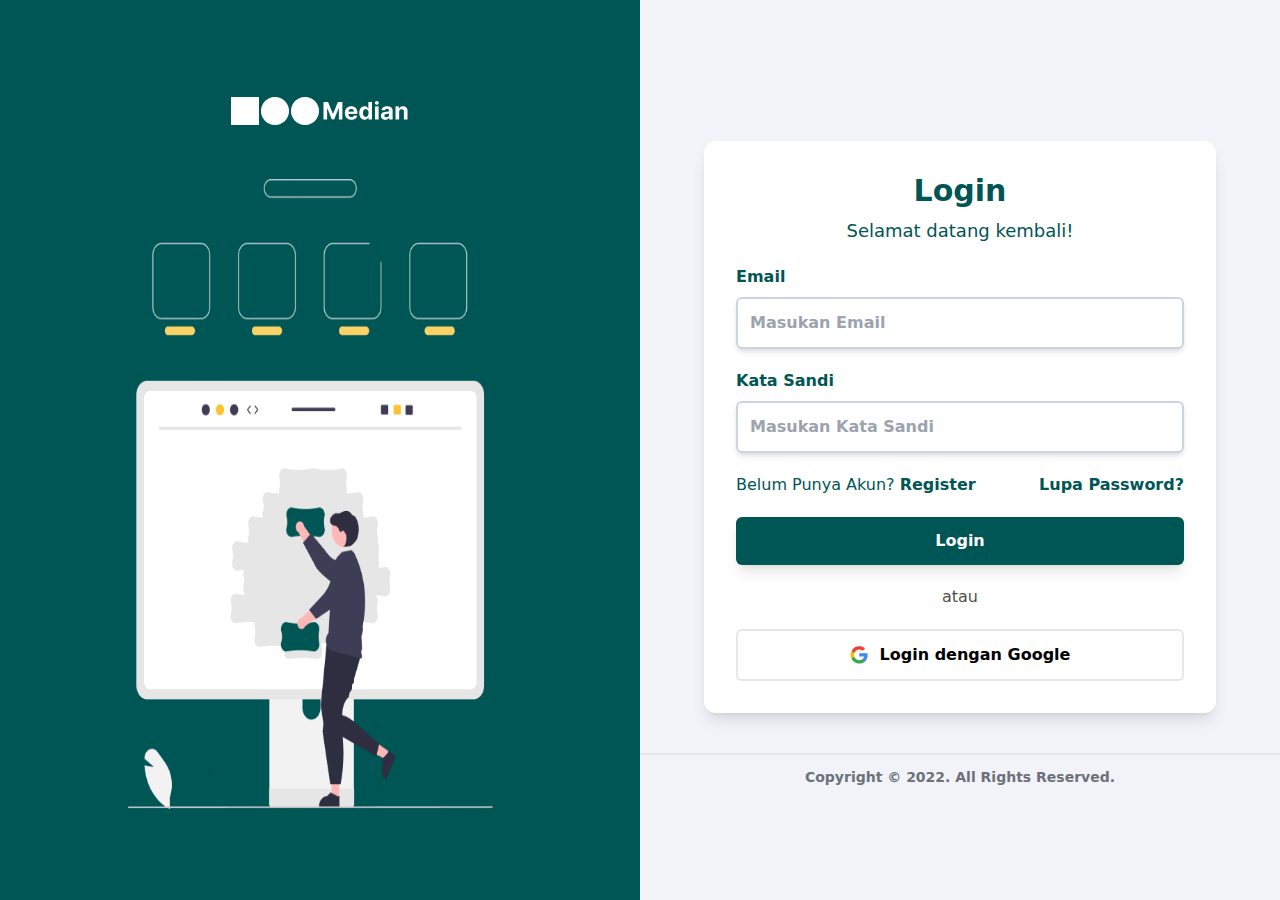
<file: src/login.html>
<!DOCTYPE html>
<html>

<head>
  <meta charset="UTF-8" />
  <meta name="viewport" content="width=device-width, initial-scale=1.0" />
  <link href="/public/output.css" rel="stylesheet" />
  <link rel="stylesheet" href="https://cdnjs.cloudflare.com/ajax/libs/font-awesome/6.4.0/css/all.min.css" integrity="sha512-iecdLmaskl7CVkqkXNQ/ZH/XLlvWZOJyj7Yy7tcenmpD1ypASozpmT/E0iPtmFIB46ZmdtAc9eNBvH0H/ZpiBw==" crossorigin="anonymous" referrerpolicy="no-referrer" />
</head>

<body class="bg-[#F1F3F9]">
  <main>
    <div class="container flex max-w-full  items-center">

      <!-- ! ILUSTRATION -->
      <div
        class="ilustration bg-[#005555] h-screen w-[50%] laptop:flex items-center justify-center flex-col space-y-12 mobile:hidden ">
        <img src="../public/assets/Logo.png" alt="Logo" />
        <img src="../public/assets/Illustration.png" class="w-[60%] h-[70%]" alt="Illustration" />
      </div>

      <!-- ! FORM INPUT GROUP -->
      <div
        class="mobile:w-full form-login h-screen laptop:w-[50%] flex flex-col justify-center items-center space-y-10">

        <!-- ! ILUSTRATION MOBILE MODE -->
        <div class="logo laptop:hidden">
          <img src="../public/assets/Logo-Mobile.png" class="w-56" alt="Logo" />
        </div>

        <!-- ! FORM INPUT -->
        <form action="/home" class="rounded-xl p-8 shadow-lg bg-white w-[80%]">
          <div class="header-form">
            <h2 class="font-bold text-3xl text-center mb-2 text-[#005555]">Login</h2>
            <p class="text-center text-lg text-[#005555]">Selamat datang kembali!</p>
          </div>


          <div class="input-group my-5">
            <div class="email-input-wrap flex flex-col gap-2 font-semibold mb-5">
              <label for="email" class="text-[#005555]">Email</label>
              <input type="email" id="email" placeholder="Masukan Email" name="email"
                class="rounded-md p-3 border-2 border-slate-300 shadow-md" />
            </div>
            <div class="password-input-wrap flex flex-col gap-2 font-semibold relative">
              <label for="password" class="text-[#005555]">Kata Sandi</label>
                <input type="password" id="password" placeholder="Masukan Kata Sandi" name="password"
                  class="rounded-md p-3 border-2 border-slate-300 shadow-md  cursor-pointer " aria-label="Password field with toggle visibility"/>
                  <i class="toggle-password-visibility fas fa-eye absolute right-6 top-12 text-lg" aria-hidden="true"></i>
            </div>
          </div>

          <div class="questions-for-user flex justify-between mb-5">
            <p class=" text-md text-[#005555]">Belum Punya Akun? <a href=#"
                class="no-underline text-[#005555] font-semibold hover:font-bold transition-all  ease-in-out duration-300">Register</a>
            </p>
            <a href=#"
              class="no-underline text-[#005555] text-md font-semibold hover:font-bold transition-all  ease-in-out duration-300">Lupa
              Password?</a>
          </div>

          <div class="btn">
            <button type="submit"
              class="bg-[#005555] p-3 w-full rounded-md font-semibold text-white shadow-lg hover:bg-[#1c3b3b] transition-all ease-in-out duration-300">Login</button>
          </div>
          <span class="block my-5 text-center opacity-70">atau</span>
          <div class="btn">
            <button type="button"
              class="p-3 w-full rounded-md font-semibold text-black border-2 hover:bg-[#5c606043] transition-all ease-in-out duration-300 flex justify-center items-center gap-3"><img
                src="/public/assets/Vector.png" class="" alt=""> Login dengan Google</button>
          </div>
        </form>

        <div class="footer sticky bottom-0 w-full">
          <footer class="border-t-2 p-3">
            <p class="text-center text-sm font-semibold text-[#6C717A]">Copyright © 2022. All Rights Reserved.</p>
          </footer>
        </div>
      </div>
    </div>
  </main>
  
</body>
</html>
</file>
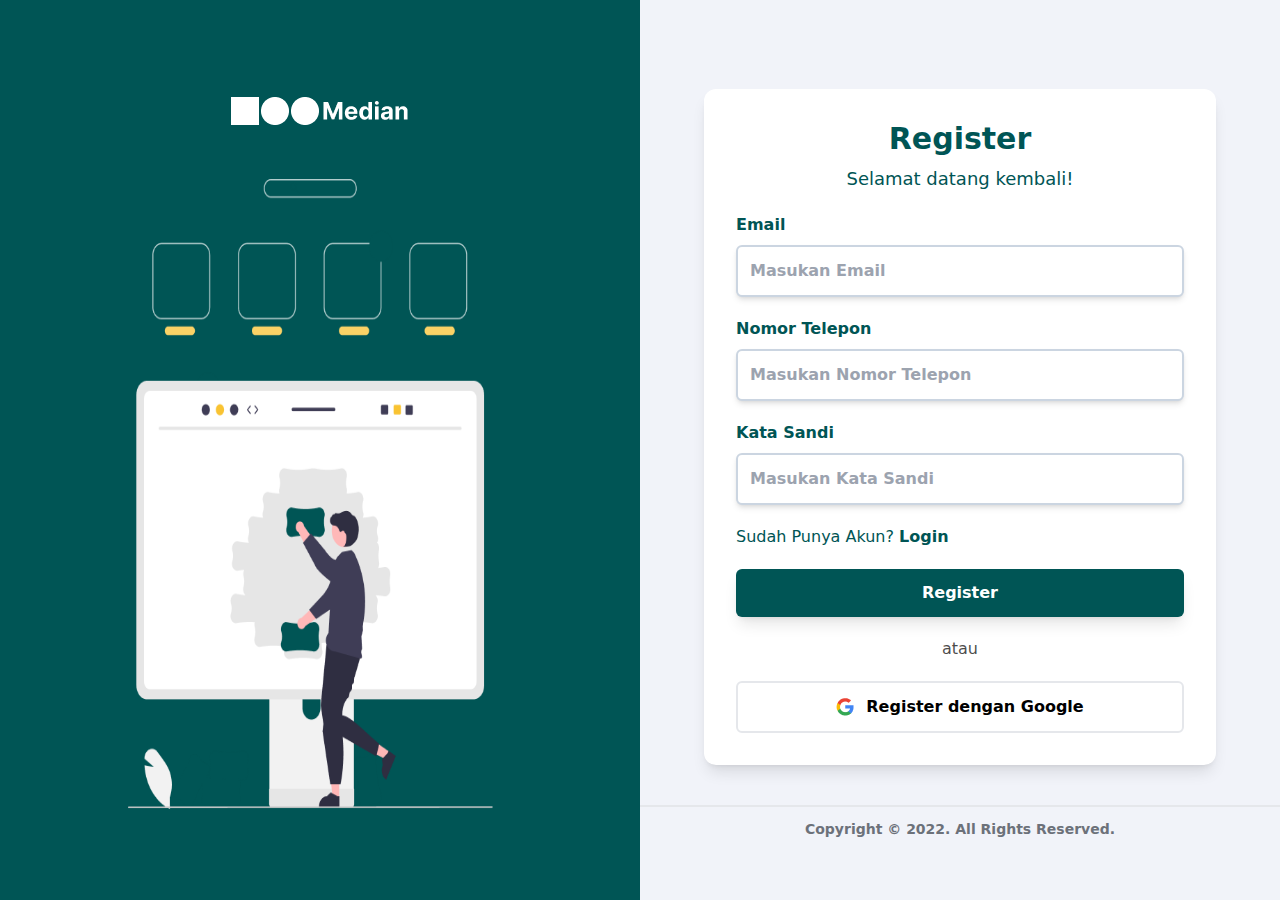
<file: src/register.html>
<!DOCTYPE html>
<html>

<head>
  <meta charset="UTF-8" />
  <meta name="viewport" content="width=device-width, initial-scale=1.0" />
  <link href="/public/output.css" rel="stylesheet" />
  <link rel="stylesheet" href="https://cdnjs.cloudflare.com/ajax/libs/font-awesome/6.4.0/css/all.min.css" integrity="sha512-iecdLmaskl7CVkqkXNQ/ZH/XLlvWZOJyj7Yy7tcenmpD1ypASozpmT/E0iPtmFIB46ZmdtAc9eNBvH0H/ZpiBw==" crossorigin="anonymous" referrerpolicy="no-referrer" />
  <title>Register Page</title>
</head>

<body class="bg-[#F1F3F9] laptop:overflow-y-hidden overflow-y-scroll">
  <main>
    <div class="container flex max-w-full items-center">

      <!-- ! ILUSTRATION -->
      <div
        class="ilustration bg-[#005555] h-screen w-[50%] laptop:flex items-center justify-center flex-col space-y-12 mobile:hidden ">
        <img src="../public/assets/Logo.png" alt="Logo" />
        <img src="../public/assets/Illustration.png" class="w-[60%] h-[70%]" alt="Illustration" />
      </div>

      <!-- ! FORM INPUT GROUP -->
      <div
        class="mobile:w-full form-login h-screen laptop:w-[50%] flex flex-col justify-center items-center space-y-10">

        <!-- ! ILUSTRATION MOBILE MODE -->
        <div class="logo laptop:hidden">
          <img src="../public/assets/Logo-Mobile.png" class="w-56" alt="Logo" />
        </div>

        <!-- ! FORM INPUT -->
        <form action="/home" class="rounded-xl p-8 shadow-lg bg-white w-[80%]">
          <div class="header-form">
            <h2 class="font-bold text-3xl text-center mb-2 text-[#005555]">Register</h2>
            <p class="text-center text-lg text-[#005555]">Selamat datang kembali!</p>
          </div>


          <div class="input-group my-5 space-y-5">
            <div class="email-input-wrap flex flex-col gap-2 font-semibold">
              <label for="email" class="text-[#005555]">Email</label>
              <input type="email" id="email" placeholder="Masukan Email" name="email"
                class="rounded-md p-3 border-2 border-slate-300 shadow-md" />
            </div>
            <div class="telp-input-wrap flex flex-col gap-2 font-semibold relative">
              <label for="telp" class="text-[#005555]">Nomor Telepon</label>
                <input type="number" id="telp" placeholder="Masukan Nomor Telepon" name="telp"
                  class="rounded-md p-3 border-2 border-slate-300 shadow-md" aria-label="Telp field with toggle visibility"/>
            </div>
            <div class="password-input-wrap flex flex-col gap-2 font-semibold relative">
              <label for="password" class="text-[#005555]">Kata Sandi</label>
                <input type="password" id="password" placeholder="Masukan Kata Sandi" name="password"
                  class="rounded-md p-3 border-2 border-slate-300 shadow-md" aria-label="Password field with toggle visibility"/>
                  <i class="toggle-password-visibility fas fa-eye absolute right-6 top-12 text-lg cursor-pointer rounded-full" aria-hidden="true"></i>
            </div>
          </div>

          <div class="questions-for-user flex justify-between mb-5">
            <p class=" text-md text-[#005555]">Sudah Punya Akun? <a href="login.html"
                class="no-underline text-[#005555] font-semibold hover:font-bold transition-all  ease-in-out duration-300">Login</a>
            </p>
          </div>

          <div class="btn">
            <button type="submit"
              class="bg-[#005555] p-3 w-full rounded-md font-semibold text-white shadow-lg hover:bg-[#1c3b3b] transition-all ease-in-out duration-300">Register</button>
          </div>
          <span class="block my-5 text-center opacity-70">atau</span>
          <div class="btn">
            <button type="button"
              class="p-3 w-full rounded-md font-semibold text-black border-2 hover:bg-[#5c606043] transition-all ease-in-out duration-300 flex justify-center items-center gap-3"><img
                src="/public/assets/Vector.png" class="" alt=""> Register dengan Google</button>
          </div>
        </form>

        <div class="footer w-full ">
          <footer class="border-t-2 p-3 sticky bottom-0">
            <p class="text-center text-sm font-semibold text-[#6C717A]">Copyright © 2022. All Rights Reserved.</p>
          </footer>
        </div>
      </div>
    </div>
  </main>
  
</body>
</html>
</file>
<file: public/output.css>
/*
! tailwindcss v3.4.0 | MIT License | https://tailwindcss.com
*/

/*
1. Prevent padding and border from affecting element width. (https://github.com/mozdevs/cssremedy/issues/4)
2. Allow adding a border to an element by just adding a border-width. (https://github.com/tailwindcss/tailwindcss/pull/116)
*/

*,
::before,
::after {
  box-sizing: border-box;
  /* 1 */
  border-width: 0;
  /* 2 */
  border-style: solid;
  /* 2 */
  border-color: #e5e7eb;
  /* 2 */
}

::before,
::after {
  --tw-content: '';
}

/*
1. Use a consistent sensible line-height in all browsers.
2. Prevent adjustments of font size after orientation changes in iOS.
3. Use a more readable tab size.
4. Use the user's configured `sans` font-family by default.
5. Use the user's configured `sans` font-feature-settings by default.
6. Use the user's configured `sans` font-variation-settings by default.
7. Disable tap highlights on iOS
*/

html,
:host {
  line-height: 1.5;
  /* 1 */
  -webkit-text-size-adjust: 100%;
  /* 2 */
  -moz-tab-size: 4;
  /* 3 */
  -o-tab-size: 4;
     tab-size: 4;
  /* 3 */
  font-family: ui-sans-serif, system-ui, sans-serif, "Apple Color Emoji", "Segoe UI Emoji", "Segoe UI Symbol", "Noto Color Emoji";
  /* 4 */
  font-feature-settings: normal;
  /* 5 */
  font-variation-settings: normal;
  /* 6 */
  -webkit-tap-highlight-color: transparent;
  /* 7 */
}

/*
1. Remove the margin in all browsers.
2. Inherit line-height from `html` so users can set them as a class directly on the `html` element.
*/

body {
  margin: 0;
  /* 1 */
  line-height: inherit;
  /* 2 */
}

/*
1. Add the correct height in Firefox.
2. Correct the inheritance of border color in Firefox. (https://bugzilla.mozilla.org/show_bug.cgi?id=190655)
3. Ensure horizontal rules are visible by default.
*/

hr {
  height: 0;
  /* 1 */
  color: inherit;
  /* 2 */
  border-top-width: 1px;
  /* 3 */
}

/*
Add the correct text decoration in Chrome, Edge, and Safari.
*/

abbr:where([title]) {
  -webkit-text-decoration: underline dotted;
          text-decoration: underline dotted;
}

/*
Remove the default font size and weight for headings.
*/

h1,
h2,
h3,
h4,
h5,
h6 {
  font-size: inherit;
  font-weight: inherit;
}

/*
Reset links to optimize for opt-in styling instead of opt-out.
*/

a {
  color: inherit;
  text-decoration: inherit;
}

/*
Add the correct font weight in Edge and Safari.
*/

b,
strong {
  font-weight: bolder;
}

/*
1. Use the user's configured `mono` font-family by default.
2. Use the user's configured `mono` font-feature-settings by default.
3. Use the user's configured `mono` font-variation-settings by default.
4. Correct the odd `em` font sizing in all browsers.
*/

code,
kbd,
samp,
pre {
  font-family: ui-monospace, SFMono-Regular, Menlo, Monaco, Consolas, "Liberation Mono", "Courier New", monospace;
  /* 1 */
  font-feature-settings: normal;
  /* 2 */
  font-variation-settings: normal;
  /* 3 */
  font-size: 1em;
  /* 4 */
}

/*
Add the correct font size in all browsers.
*/

small {
  font-size: 80%;
}

/*
Prevent `sub` and `sup` elements from affecting the line height in all browsers.
*/

sub,
sup {
  font-size: 75%;
  line-height: 0;
  position: relative;
  vertical-align: baseline;
}

sub {
  bottom: -0.25em;
}

sup {
  top: -0.5em;
}

/*
1. Remove text indentation from table contents in Chrome and Safari. (https://bugs.chromium.org/p/chromium/issues/detail?id=999088, https://bugs.webkit.org/show_bug.cgi?id=201297)
2. Correct table border color inheritance in all Chrome and Safari. (https://bugs.chromium.org/p/chromium/issues/detail?id=935729, https://bugs.webkit.org/show_bug.cgi?id=195016)
3. Remove gaps between table borders by default.
*/

table {
  text-indent: 0;
  /* 1 */
  border-color: inherit;
  /* 2 */
  border-collapse: collapse;
  /* 3 */
}

/*
1. Change the font styles in all browsers.
2. Remove the margin in Firefox and Safari.
3. Remove default padding in all browsers.
*/

button,
input,
optgroup,
select,
textarea {
  font-family: inherit;
  /* 1 */
  font-feature-settings: inherit;
  /* 1 */
  font-variation-settings: inherit;
  /* 1 */
  font-size: 100%;
  /* 1 */
  font-weight: inherit;
  /* 1 */
  line-height: inherit;
  /* 1 */
  color: inherit;
  /* 1 */
  margin: 0;
  /* 2 */
  padding: 0;
  /* 3 */
}

/*
Remove the inheritance of text transform in Edge and Firefox.
*/

button,
select {
  text-transform: none;
}

/*
1. Correct the inability to style clickable types in iOS and Safari.
2. Remove default button styles.
*/

button,
[type='button'],
[type='reset'],
[type='submit'] {
  -webkit-appearance: button;
  /* 1 */
  background-color: transparent;
  /* 2 */
  background-image: none;
  /* 2 */
}

/*
Use the modern Firefox focus style for all focusable elements.
*/

:-moz-focusring {
  outline: auto;
}

/*
Remove the additional `:invalid` styles in Firefox. (https://github.com/mozilla/gecko-dev/blob/2f9eacd9d3d995c937b4251a5557d95d494c9be1/layout/style/res/forms.css#L728-L737)
*/

:-moz-ui-invalid {
  box-shadow: none;
}

/*
Add the correct vertical alignment in Chrome and Firefox.
*/

progress {
  vertical-align: baseline;
}

/*
Correct the cursor style of increment and decrement buttons in Safari.
*/

::-webkit-inner-spin-button,
::-webkit-outer-spin-button {
  height: auto;
}

/*
1. Correct the odd appearance in Chrome and Safari.
2. Correct the outline style in Safari.
*/

[type='search'] {
  -webkit-appearance: textfield;
  /* 1 */
  outline-offset: -2px;
  /* 2 */
}

/*
Remove the inner padding in Chrome and Safari on macOS.
*/

::-webkit-search-decoration {
  -webkit-appearance: none;
}

/*
1. Correct the inability to style clickable types in iOS and Safari.
2. Change font properties to `inherit` in Safari.
*/

::-webkit-file-upload-button {
  -webkit-appearance: button;
  /* 1 */
  font: inherit;
  /* 2 */
}

/*
Add the correct display in Chrome and Safari.
*/

summary {
  display: list-item;
}

/*
Removes the default spacing and border for appropriate elements.
*/

blockquote,
dl,
dd,
h1,
h2,
h3,
h4,
h5,
h6,
hr,
figure,
p,
pre {
  margin: 0;
}

fieldset {
  margin: 0;
  padding: 0;
}

legend {
  padding: 0;
}

ol,
ul,
menu {
  list-style: none;
  margin: 0;
  padding: 0;
}

/*
Reset default styling for dialogs.
*/

dialog {
  padding: 0;
}

/*
Prevent resizing textareas horizontally by default.
*/

textarea {
  resize: vertical;
}

/*
1. Reset the default placeholder opacity in Firefox. (https://github.com/tailwindlabs/tailwindcss/issues/3300)
2. Set the default placeholder color to the user's configured gray 400 color.
*/

input::-moz-placeholder, textarea::-moz-placeholder {
  opacity: 1;
  /* 1 */
  color: #9ca3af;
  /* 2 */
}

input::placeholder,
textarea::placeholder {
  opacity: 1;
  /* 1 */
  color: #9ca3af;
  /* 2 */
}

/*
Set the default cursor for buttons.
*/

button,
[role="button"] {
  cursor: pointer;
}

/*
Make sure disabled buttons don't get the pointer cursor.
*/

:disabled {
  cursor: default;
}

/*
1. Make replaced elements `display: block` by default. (https://github.com/mozdevs/cssremedy/issues/14)
2. Add `vertical-align: middle` to align replaced elements more sensibly by default. (https://github.com/jensimmons/cssremedy/issues/14#issuecomment-634934210)
   This can trigger a poorly considered lint error in some tools but is included by design.
*/

img,
svg,
video,
canvas,
audio,
iframe,
embed,
object {
  display: block;
  /* 1 */
  vertical-align: middle;
  /* 2 */
}

/*
Constrain images and videos to the parent width and preserve their intrinsic aspect ratio. (https://github.com/mozdevs/cssremedy/issues/14)
*/

img,
video {
  max-width: 100%;
  height: auto;
}

/* Make elements with the HTML hidden attribute stay hidden by default */

[hidden] {
  display: none;
}

*, ::before, ::after {
  --tw-border-spacing-x: 0;
  --tw-border-spacing-y: 0;
  --tw-translate-x: 0;
  --tw-translate-y: 0;
  --tw-rotate: 0;
  --tw-skew-x: 0;
  --tw-skew-y: 0;
  --tw-scale-x: 1;
  --tw-scale-y: 1;
  --tw-pan-x:  ;
  --tw-pan-y:  ;
  --tw-pinch-zoom:  ;
  --tw-scroll-snap-strictness: proximity;
  --tw-gradient-from-position:  ;
  --tw-gradient-via-position:  ;
  --tw-gradient-to-position:  ;
  --tw-ordinal:  ;
  --tw-slashed-zero:  ;
  --tw-numeric-figure:  ;
  --tw-numeric-spacing:  ;
  --tw-numeric-fraction:  ;
  --tw-ring-inset:  ;
  --tw-ring-offset-width: 0px;
  --tw-ring-offset-color: #fff;
  --tw-ring-color: rgb(59 130 246 / 0.5);
  --tw-ring-offset-shadow: 0 0 #0000;
  --tw-ring-shadow: 0 0 #0000;
  --tw-shadow: 0 0 #0000;
  --tw-shadow-colored: 0 0 #0000;
  --tw-blur:  ;
  --tw-brightness:  ;
  --tw-contrast:  ;
  --tw-grayscale:  ;
  --tw-hue-rotate:  ;
  --tw-invert:  ;
  --tw-saturate:  ;
  --tw-sepia:  ;
  --tw-drop-shadow:  ;
  --tw-backdrop-blur:  ;
  --tw-backdrop-brightness:  ;
  --tw-backdrop-contrast:  ;
  --tw-backdrop-grayscale:  ;
  --tw-backdrop-hue-rotate:  ;
  --tw-backdrop-invert:  ;
  --tw-backdrop-opacity:  ;
  --tw-backdrop-saturate:  ;
  --tw-backdrop-sepia:  ;
}

::backdrop {
  --tw-border-spacing-x: 0;
  --tw-border-spacing-y: 0;
  --tw-translate-x: 0;
  --tw-translate-y: 0;
  --tw-rotate: 0;
  --tw-skew-x: 0;
  --tw-skew-y: 0;
  --tw-scale-x: 1;
  --tw-scale-y: 1;
  --tw-pan-x:  ;
  --tw-pan-y:  ;
  --tw-pinch-zoom:  ;
  --tw-scroll-snap-strictness: proximity;
  --tw-gradient-from-position:  ;
  --tw-gradient-via-position:  ;
  --tw-gradient-to-position:  ;
  --tw-ordinal:  ;
  --tw-slashed-zero:  ;
  --tw-numeric-figure:  ;
  --tw-numeric-spacing:  ;
  --tw-numeric-fraction:  ;
  --tw-ring-inset:  ;
  --tw-ring-offset-width: 0px;
  --tw-ring-offset-color: #fff;
  --tw-ring-color: rgb(59 130 246 / 0.5);
  --tw-ring-offset-shadow: 0 0 #0000;
  --tw-ring-shadow: 0 0 #0000;
  --tw-shadow: 0 0 #0000;
  --tw-shadow-colored: 0 0 #0000;
  --tw-blur:  ;
  --tw-brightness:  ;
  --tw-contrast:  ;
  --tw-grayscale:  ;
  --tw-hue-rotate:  ;
  --tw-invert:  ;
  --tw-saturate:  ;
  --tw-sepia:  ;
  --tw-drop-shadow:  ;
  --tw-backdrop-blur:  ;
  --tw-backdrop-brightness:  ;
  --tw-backdrop-contrast:  ;
  --tw-backdrop-grayscale:  ;
  --tw-backdrop-hue-rotate:  ;
  --tw-backdrop-invert:  ;
  --tw-backdrop-opacity:  ;
  --tw-backdrop-saturate:  ;
  --tw-backdrop-sepia:  ;
}

.container {
  width: 100%;
}

@media (min-width: 400px) {
  .container {
    max-width: 400px;
  }
}

@media (min-width: 640px) {
  .container {
    max-width: 640px;
  }
}

@media (min-width: 768px) {
  .container {
    max-width: 768px;
  }
}

@media (min-width: 1024px) {
  .container {
    max-width: 1024px;
  }
}

@media (min-width: 1280px) {
  .container {
    max-width: 1280px;
  }
}

.absolute {
  position: absolute;
}

.relative {
  position: relative;
}

.sticky {
  position: sticky;
}

.bottom-0 {
  bottom: 0px;
}

.left-5 {
  left: 1.25rem;
}

.right-6 {
  right: 1.5rem;
}

.top-12 {
  top: 3rem;
}

.top-20 {
  top: 5rem;
}

.top-\[15px\] {
  top: 15px;
}

.mx-1 {
  margin-left: 0.25rem;
  margin-right: 0.25rem;
}

.my-10 {
  margin-top: 2.5rem;
  margin-bottom: 2.5rem;
}

.my-20 {
  margin-top: 5rem;
  margin-bottom: 5rem;
}

.my-5 {
  margin-top: 1.25rem;
  margin-bottom: 1.25rem;
}

.mx-5 {
  margin-left: 1.25rem;
  margin-right: 1.25rem;
}

.mb-2 {
  margin-bottom: 0.5rem;
}

.mb-5 {
  margin-bottom: 1.25rem;
}

.mb-6 {
  margin-bottom: 1.5rem;
}

.mt-10 {
  margin-top: 2.5rem;
}

.mt-3 {
  margin-top: 0.75rem;
}

.block {
  display: block;
}

.inline-block {
  display: inline-block;
}

.flex {
  display: flex;
}

.hidden {
  display: none;
}

.h-\[20px\] {
  height: 20px;
}

.h-\[24px\] {
  height: 24px;
}

.h-\[2rem\] {
  height: 2rem;
}

.h-\[30px\] {
  height: 30px;
}

.h-\[32px\] {
  height: 32px;
}

.h-\[38px\] {
  height: 38px;
}

.h-\[40px\] {
  height: 40px;
}

.h-\[70\%\] {
  height: 70%;
}

.h-auto {
  height: auto;
}

.h-full {
  height: 100%;
}

.h-screen {
  height: 100vh;
}

.h-\[300\] {
  height: 300;
}

.h-\[300\%\] {
  height: 300%;
}

.h-\[900\%\] {
  height: 900%;
}

.h-\[500\%\] {
  height: 500%;
}

.h-\[screen\] {
  height: screen;
}

.w-56 {
  width: 14rem;
}

.w-\[105px\] {
  width: 105px;
}

.w-\[20px\] {
  width: 20px;
}

.w-\[24px\] {
  width: 24px;
}

.w-\[255px\] {
  width: 255px;
}

.w-\[32px\] {
  width: 32px;
}

.w-\[335px\] {
  width: 335px;
}

.w-\[35px\] {
  width: 35px;
}

.w-\[40px\] {
  width: 40px;
}

.w-\[50\%\] {
  width: 50%;
}

.w-\[60\%\] {
  width: 60%;
}

.w-\[652px\] {
  width: 652px;
}

.w-\[80\%\] {
  width: 80%;
}

.w-full {
  width: 100%;
}

.max-w-full {
  max-width: 100%;
}

.cursor-pointer {
  cursor: pointer;
}

.flex-col {
  flex-direction: column;
}

.flex-wrap {
  flex-wrap: wrap;
}

.items-center {
  align-items: center;
}

.justify-start {
  justify-content: flex-start;
}

.justify-center {
  justify-content: center;
}

.justify-between {
  justify-content: space-between;
}

.gap-2 {
  gap: 0.5rem;
}

.gap-3 {
  gap: 0.75rem;
}

.gap-5 {
  gap: 1.25rem;
}

.gap-\[10px\] {
  gap: 10px;
}

.gap-\[24px\] {
  gap: 24px;
}

.gap-\[4px\] {
  gap: 4px;
}

.gap-\[6px\] {
  gap: 6px;
}

.gap-\[8px\] {
  gap: 8px;
}

.space-y-10 > :not([hidden]) ~ :not([hidden]) {
  --tw-space-y-reverse: 0;
  margin-top: calc(2.5rem * calc(1 - var(--tw-space-y-reverse)));
  margin-bottom: calc(2.5rem * var(--tw-space-y-reverse));
}

.space-y-12 > :not([hidden]) ~ :not([hidden]) {
  --tw-space-y-reverse: 0;
  margin-top: calc(3rem * calc(1 - var(--tw-space-y-reverse)));
  margin-bottom: calc(3rem * var(--tw-space-y-reverse));
}

.space-y-5 > :not([hidden]) ~ :not([hidden]) {
  --tw-space-y-reverse: 0;
  margin-top: calc(1.25rem * calc(1 - var(--tw-space-y-reverse)));
  margin-bottom: calc(1.25rem * var(--tw-space-y-reverse));
}

.space-y-\[22px\] > :not([hidden]) ~ :not([hidden]) {
  --tw-space-y-reverse: 0;
  margin-top: calc(22px * calc(1 - var(--tw-space-y-reverse)));
  margin-bottom: calc(22px * var(--tw-space-y-reverse));
}

.space-y-\[8px\] > :not([hidden]) ~ :not([hidden]) {
  --tw-space-y-reverse: 0;
  margin-top: calc(8px * calc(1 - var(--tw-space-y-reverse)));
  margin-bottom: calc(8px * var(--tw-space-y-reverse));
}

.overflow-y-hidden {
  overflow-y: hidden;
}

.overflow-y-scroll {
  overflow-y: scroll;
}

.rounded-2xl {
  border-radius: 1rem;
}

.rounded-full {
  border-radius: 9999px;
}

.rounded-lg {
  border-radius: 0.5rem;
}

.rounded-md {
  border-radius: 0.375rem;
}

.rounded-sm {
  border-radius: 0.125rem;
}

.rounded-xl {
  border-radius: 0.75rem;
}

.border {
  border-width: 1px;
}

.border-2 {
  border-width: 2px;
}

.border-t-2 {
  border-top-width: 2px;
}

.border-\[\#005555\] {
  --tw-border-opacity: 1;
  border-color: rgb(0 85 85 / var(--tw-border-opacity));
}

.border-\[\#3A35413B\] {
  border-color: #3A35413B;
}

.border-\[\#BDBDBD\] {
  --tw-border-opacity: 1;
  border-color: rgb(189 189 189 / var(--tw-border-opacity));
}

.border-slate-300 {
  --tw-border-opacity: 1;
  border-color: rgb(203 213 225 / var(--tw-border-opacity));
}

.border-t-\[\#6c717a52\] {
  border-top-color: #6c717a52;
}

.border-t-\[\#E0E0E0\] {
  --tw-border-opacity: 1;
  border-top-color: rgb(224 224 224 / var(--tw-border-opacity));
}

.bg-\[\#005555\] {
  --tw-bg-opacity: 1;
  background-color: rgb(0 85 85 / var(--tw-bg-opacity));
}

.bg-\[\#3A354114\] {
  background-color: #3A354114;
}

.bg-\[\#E5EEEE\] {
  --tw-bg-opacity: 1;
  background-color: rgb(229 238 238 / var(--tw-bg-opacity));
}

.bg-\[\#F1F3F9\] {
  --tw-bg-opacity: 1;
  background-color: rgb(241 243 249 / var(--tw-bg-opacity));
}

.bg-\[\#FDF0CC\] {
  --tw-bg-opacity: 1;
  background-color: rgb(253 240 204 / var(--tw-bg-opacity));
}

.bg-transparent {
  background-color: transparent;
}

.bg-white {
  --tw-bg-opacity: 1;
  background-color: rgb(255 255 255 / var(--tw-bg-opacity));
}

.bg-slate-200 {
  --tw-bg-opacity: 1;
  background-color: rgb(226 232 240 / var(--tw-bg-opacity));
}

.object-cover {
  -o-object-fit: cover;
     object-fit: cover;
}

.p-2 {
  padding: 0.5rem;
}

.p-3 {
  padding: 0.75rem;
}

.p-4 {
  padding: 1rem;
}

.p-5 {
  padding: 1.25rem;
}

.p-8 {
  padding: 2rem;
}

.px-11 {
  padding-left: 2.75rem;
  padding-right: 2.75rem;
}

.px-3 {
  padding-left: 0.75rem;
  padding-right: 0.75rem;
}

.px-4 {
  padding-left: 1rem;
  padding-right: 1rem;
}

.px-5 {
  padding-left: 1.25rem;
  padding-right: 1.25rem;
}

.px-\[56px\] {
  padding-left: 56px;
  padding-right: 56px;
}

.py-1 {
  padding-top: 0.25rem;
  padding-bottom: 0.25rem;
}

.py-2 {
  padding-top: 0.5rem;
  padding-bottom: 0.5rem;
}

.py-5 {
  padding-top: 1.25rem;
  padding-bottom: 1.25rem;
}

.text-center {
  text-align: center;
}

.text-2xl {
  font-size: 1.5rem;
  line-height: 2rem;
}

.text-3xl {
  font-size: 1.875rem;
  line-height: 2.25rem;
}

.text-\[12px\] {
  font-size: 12px;
}

.text-\[14px\] {
  font-size: 14px;
}

.text-lg {
  font-size: 1.125rem;
  line-height: 1.75rem;
}

.text-sm {
  font-size: 0.875rem;
  line-height: 1.25rem;
}

.text-\[24px\] {
  font-size: 24px;
}

.font-bold {
  font-weight: 700;
}

.font-semibold {
  font-weight: 600;
}

.text-\[\#005555\] {
  --tw-text-opacity: 1;
  color: rgb(0 85 85 / var(--tw-text-opacity));
}

.text-\[\#1D2433\] {
  --tw-text-opacity: 1;
  color: rgb(29 36 51 / var(--tw-text-opacity));
}

.text-\[\#3A35418A\] {
  color: #3A35418A;
}

.text-\[\#4A505C\] {
  --tw-text-opacity: 1;
  color: rgb(74 80 92 / var(--tw-text-opacity));
}

.text-\[\#6C717A\] {
  --tw-text-opacity: 1;
  color: rgb(108 113 122 / var(--tw-text-opacity));
}

.text-black {
  --tw-text-opacity: 1;
  color: rgb(0 0 0 / var(--tw-text-opacity));
}

.text-white {
  --tw-text-opacity: 1;
  color: rgb(255 255 255 / var(--tw-text-opacity));
}

.no-underline {
  text-decoration-line: none;
}

.opacity-70 {
  opacity: 0.7;
}

.shadow-lg {
  --tw-shadow: 0 10px 15px -3px rgb(0 0 0 / 0.1), 0 4px 6px -4px rgb(0 0 0 / 0.1);
  --tw-shadow-colored: 0 10px 15px -3px var(--tw-shadow-color), 0 4px 6px -4px var(--tw-shadow-color);
  box-shadow: var(--tw-ring-offset-shadow, 0 0 #0000), var(--tw-ring-shadow, 0 0 #0000), var(--tw-shadow);
}

.shadow-md {
  --tw-shadow: 0 4px 6px -1px rgb(0 0 0 / 0.1), 0 2px 4px -2px rgb(0 0 0 / 0.1);
  --tw-shadow-colored: 0 4px 6px -1px var(--tw-shadow-color), 0 2px 4px -2px var(--tw-shadow-color);
  box-shadow: var(--tw-ring-offset-shadow, 0 0 #0000), var(--tw-ring-shadow, 0 0 #0000), var(--tw-shadow);
}

.transition-all {
  transition-property: all;
  transition-timing-function: cubic-bezier(0.4, 0, 0.2, 1);
  transition-duration: 150ms;
}

.duration-300 {
  transition-duration: 300ms;
}

.ease-in-out {
  transition-timing-function: cubic-bezier(0.4, 0, 0.2, 1);
}

.hover\:border-2:hover {
  border-width: 2px;
}

.hover\:border-\[\#005555\]:hover {
  --tw-border-opacity: 1;
  border-color: rgb(0 85 85 / var(--tw-border-opacity));
}

.hover\:bg-\[\#005555\]:hover {
  --tw-bg-opacity: 1;
  background-color: rgb(0 85 85 / var(--tw-bg-opacity));
}

.hover\:bg-\[\#1c3b3b\]:hover {
  --tw-bg-opacity: 1;
  background-color: rgb(28 59 59 / var(--tw-bg-opacity));
}

.hover\:bg-\[\#3a35411b\]:hover {
  background-color: #3a35411b;
}

.hover\:bg-\[\#3a354125\]:hover {
  background-color: #3a354125;
}

.hover\:bg-\[\#5c606043\]:hover {
  background-color: #5c606043;
}

.hover\:bg-\[\#bcc7c795\]:hover {
  background-color: #bcc7c795;
}

.hover\:bg-\[\#c0c0c049\]:hover {
  background-color: #c0c0c049;
}

.hover\:bg-\[\#e3d09cac\]:hover {
  background-color: #e3d09cac;
}

.hover\:bg-transparent:hover {
  background-color: transparent;
}

.hover\:font-bold:hover {
  font-weight: 700;
}

.hover\:text-\[\#005555\]:hover {
  --tw-text-opacity: 1;
  color: rgb(0 85 85 / var(--tw-text-opacity));
}

.hover\:text-\[\#ffffff\]:hover {
  --tw-text-opacity: 1;
  color: rgb(255 255 255 / var(--tw-text-opacity));
}

.hover\:underline:hover {
  text-decoration-line: underline;
}

@media (min-width: 400px) {
  .mobile\:hidden {
    display: none;
  }

  .mobile\:w-full {
    width: 100%;
  }
}

@media (min-width: 640px) {
  .tablet\:block {
    display: block;
  }

  .tablet\:hidden {
    display: none;
  }
}

@media (min-width: 768px) {
  .mediumTablet\:static {
    position: static;
  }

  .mediumTablet\:relative {
    position: relative;
  }

  .mediumTablet\:my-10 {
    margin-top: 2.5rem;
    margin-bottom: 2.5rem;
  }

  .mediumTablet\:mt-0 {
    margin-top: 0px;
  }

  .mediumTablet\:block {
    display: block;
  }

  .mediumTablet\:flex {
    display: flex;
  }

  .mediumTablet\:hidden {
    display: none;
  }

  .mediumTablet\:w-\[32\%\] {
    width: 32%;
  }

  .mediumTablet\:w-\[335px\] {
    width: 335px;
  }

  .mediumTablet\:gap-3 {
    gap: 0.75rem;
  }

  .mediumTablet\:overflow-y-hidden {
    overflow-y: hidden;
  }

  .mediumTablet\:rounded-full {
    border-radius: 9999px;
  }

  .mediumTablet\:p-5 {
    padding: 1.25rem;
  }

  .mediumTablet\:p-6 {
    padding: 1.5rem;
  }

  .mediumTablet\:p-10 {
    padding: 2.5rem;
  }
}

@media (min-width: 1024px) {
  .laptop\:block {
    display: block;
  }

  .laptop\:flex {
    display: flex;
  }

  .laptop\:hidden {
    display: none;
  }

  .laptop\:w-\[50\%\] {
    width: 50%;
  }

  .laptop\:overflow-y-hidden {
    overflow-y: hidden;
  }

  .laptop\:pr-6 {
    padding-right: 1.5rem;
  }
}

@media (min-width: 1280px) {
  .desktop\:m-0 {
    margin: 0px;
  }

  .desktop\:inline-block {
    display: inline-block;
  }

  .desktop\:flex {
    display: flex;
  }

  .desktop\:w-\[30\%\] {
    width: 30%;
  }

  .desktop\:w-\[64\%\] {
    width: 64%;
  }

  .desktop\:space-y-4 > :not([hidden]) ~ :not([hidden]) {
    --tw-space-y-reverse: 0;
    margin-top: calc(1rem * calc(1 - var(--tw-space-y-reverse)));
    margin-bottom: calc(1rem * var(--tw-space-y-reverse));
  }

  .desktop\:space-y-5 > :not([hidden]) ~ :not([hidden]) {
    --tw-space-y-reverse: 0;
    margin-top: calc(1.25rem * calc(1 - var(--tw-space-y-reverse)));
    margin-bottom: calc(1.25rem * var(--tw-space-y-reverse));
  }

  .desktop\:pl-10 {
    padding-left: 2.5rem;
  }
}
</file>
